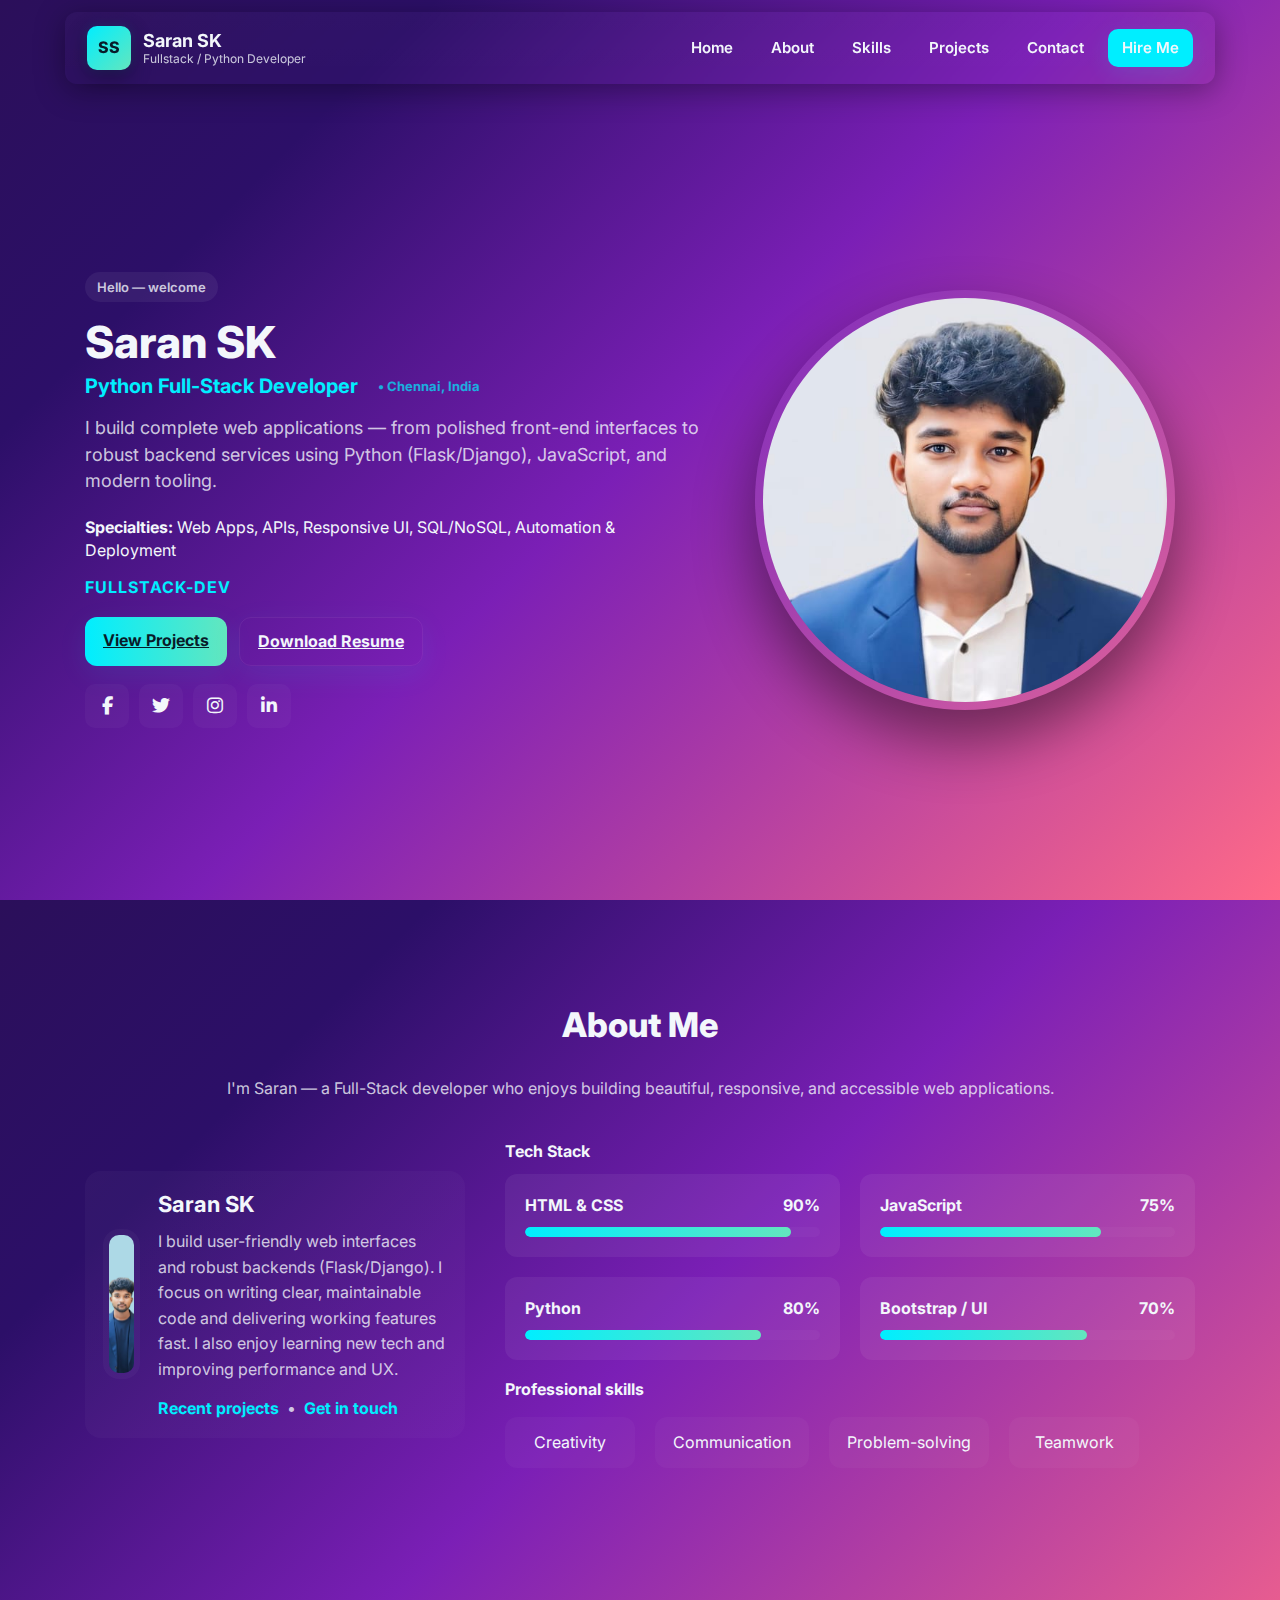
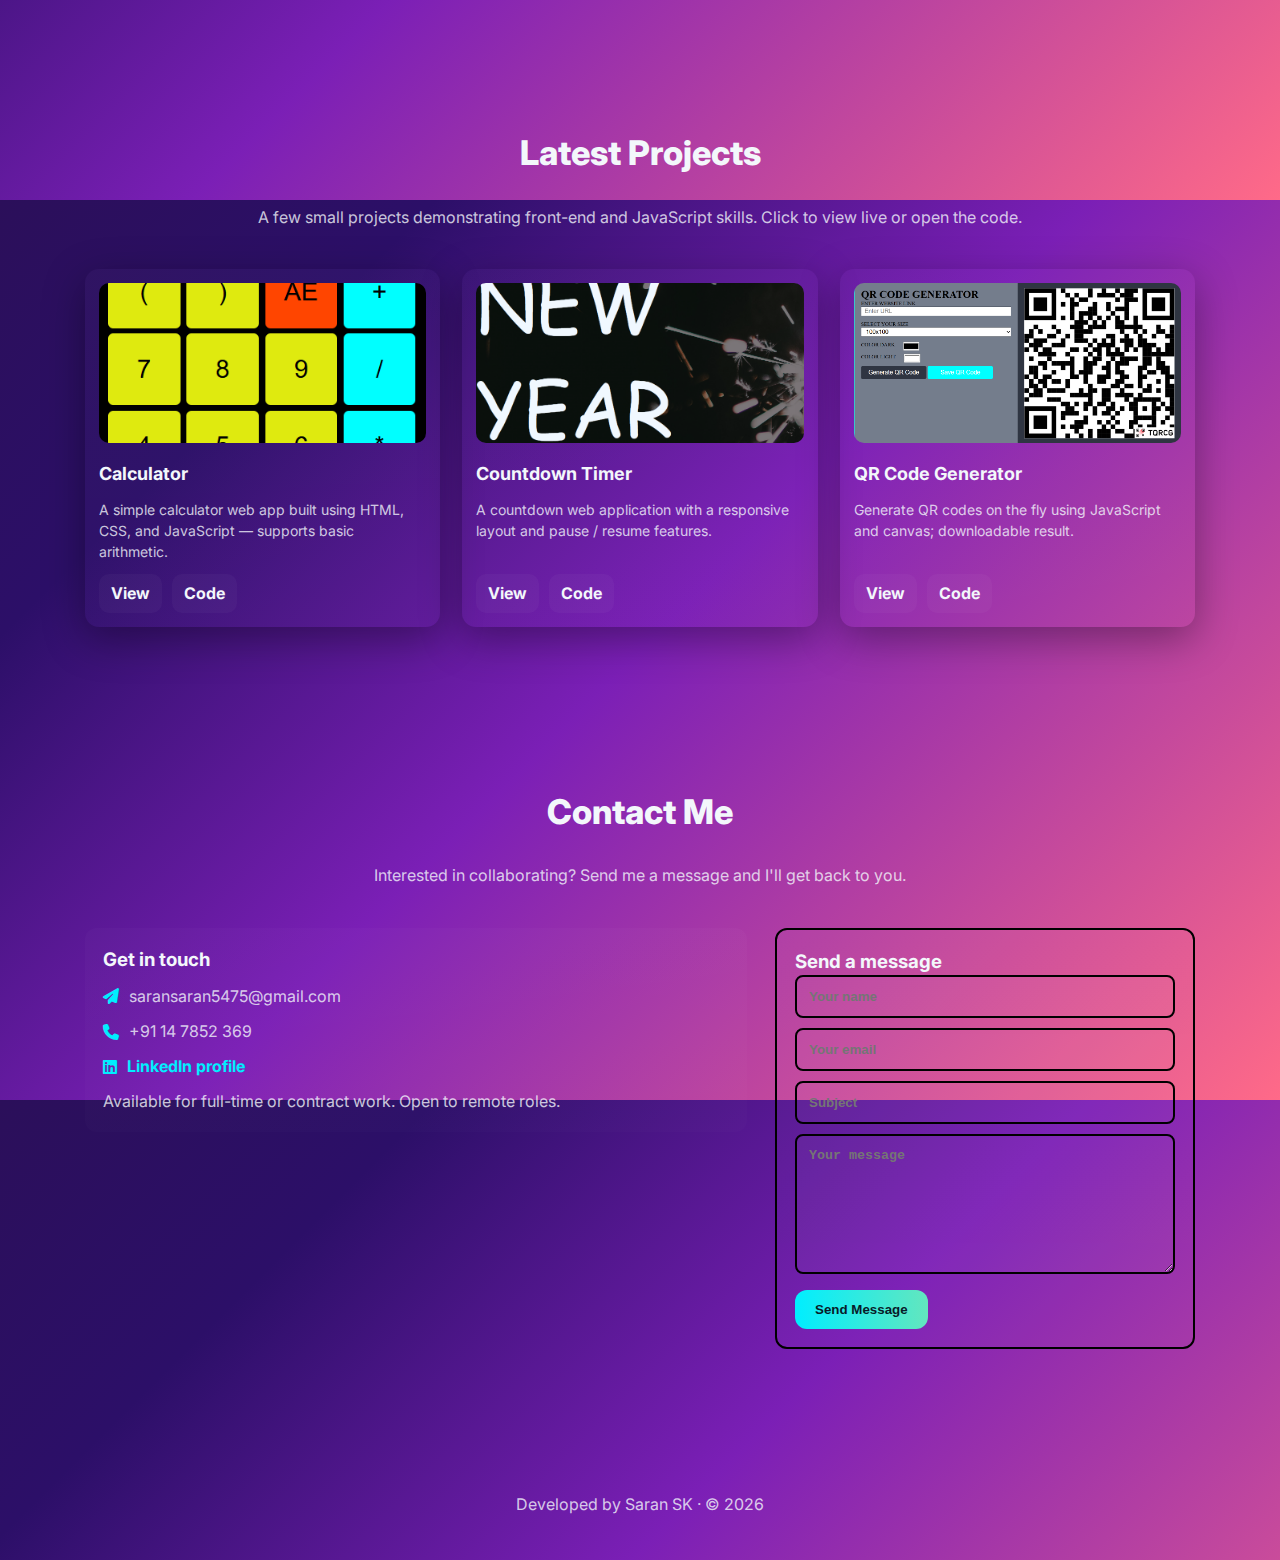
<file: index.HTML>
<!doctype html>
<html lang="en">

<head>
    <meta charset="utf-8" />
    <meta name="viewport" content="width=device-width, initial-scale=1" />
    <title>Saran SK — Portfolio</title>
    <link rel="stylesheet" href="./SARAN S PORTFOLIO.CSS">

    <link rel="stylesheet" href="https://cdnjs.cloudflare.com/ajax/libs/font-awesome/6.4.0/css/all.min.css" />

    <link href="https://fonts.googleapis.com/css2?family=Inter:wght@300;500;700;800&display=swap" rel="stylesheet">


</head>

<body>

    <header class="site-header wrap" role="banner">
        <a class="brand" href="#home">
            <div class="logo">SS</div>
            <div>
                <div class="title">Saran SK</div>
                <div class="subtitle">Fullstack / Python Developer</div>
            </div>
        </a>

        <nav class="navbar" aria-label="Main navigation">
            <a href="#home">Home</a>
            <a href="#about">About</a>
            <a href="#skills">Skills</a>
            <a href="#projects">Projects</a>
            <a href="#contact">Contact</a>
            <a class="nav-cta" href="#contact">Hire Me</a>
        </nav>

        <button class="hamburger" aria-controls="mobile-menu" aria-expanded="false" aria-label="Open menu">
            <i class="fa-solid fa-bars"></i>
        </button>
    </header>

    <main id="home" class="wrap">
        <!-- Hero -->
        <section class="hero" aria-label="Introduction">
            <div class="intro">
                <div class="eyebrow">Hello — welcome</div>
                <h1 class="name">Saran SK</h1>
                <div class="role">Python Full-Stack Developer <span style="opacity:.7;font-size:13px;margin-left:8px">•
                        Chennai, India</span></div>

                <p class="tagline">I build complete web applications — from polished front-end interfaces to robust
                    backend services using Python (Flask/Django), JavaScript, and modern tooling.</p>

                <p><strong>Specialties:</strong> Web Apps, APIs, Responsive UI, SQL/NoSQL, Automation & Deployment</p>

                <div style="margin-top:14px">
                    <span class="typing" id="typing"></span>
                </div>

                <div class="actions">
                    <a class="btn" href="#projects">View Projects</a>
                    <a class="btn ghost" href="./SARAN_copleted resume[1].docx" download>Download Resume</a>
                </div>

                <div class="social-row" role="list" style="margin-top:18px">
                    <a role="listitem" href="#" title="Facebook"><i class="fa-brands fa-facebook-f"></i></a>
                    <a role="listitem" href="#" title="Twitter"><i class="fa-brands fa-twitter"></i></a>
                    <a role="listitem" href="#" title="Instagram"><i class="fa-brands fa-instagram"></i></a>
                    <a role="listitem" href="https://www.linkedin.com/in/saran-sk-b28927292/" title="LinkedIn"
                        target="_blank" rel="noopener"><i class="fa-brands fa-linkedin-in"></i></a>
                </div>
            </div>

            <div class="home-image" aria-hidden="false">
                <img src="./my blazer pic.jpg" alt="Portrait of Saran SK">
            </div>
        </section>

        <!-- About -->
        <section id="about" class="section">
            <h2 class="section-title">About Me</h2>
            <p class="section-sub">I'm Saran — a Full-Stack developer who enjoys building beautiful, responsive, and
                accessible web applications.</p>

            <div class="about-grid">
                <div class="about-card">
                    <div class="avatar">
                        <img src="./blzer pic 2.jpg" alt="Saran's avatar">
                    </div>
                    <div class="about-me">
                        <h3>Saran SK</h3>
                        <p>I build user-friendly web interfaces and robust backends (Flask/Django). I focus on writing
                            clear, maintainable code and delivering working features fast. I also enjoy learning new
                            tech and improving performance and UX.</p>
                        <div style="display:flex;gap:8px;flex-wrap:wrap">
                            <a class="u-link" href="#projects">Recent projects</a>
                            <span style="color:var(--muted)"> • </span>
                            <a class="u-link" href="#contact">Get in touch</a>
                        </div>
                    </div>
                </div>

                <div>
                    <h4 style="margin-bottom:10px">Tech Stack</h4>
                    <div class="skills-grid">
                        <div class="skill-card">
                            <div class="skill-name"><span>HTML & CSS</span><span>90%</span></div>
                            <div class="progress"><span data-width="90%"></span></div>
                        </div>
                        <div class="skill-card">
                            <div class="skill-name"><span>JavaScript</span><span>75%</span></div>
                            <div class="progress"><span data-width="75%"></span></div>
                        </div>
                        <div class="skill-card">
                            <div class="skill-name"><span>Python</span><span>80%</span></div>
                            <div class="progress"><span data-width="80%"></span></div>
                        </div>
                        <div class="skill-card">
                            <div class="skill-name"><span>Bootstrap / UI</span><span>70%</span></div>
                            <div class="progress"><span data-width="70%"></span></div>
                        </div>
                    </div>

                    <h4 style="margin-top:18px;margin-bottom:10px">Professional skills</h4>
                    <div class="soft-grid">
                        <div class="soft-pill">Creativity</div>
                        <div class="soft-pill">Communication</div>
                        <div class="soft-pill">Problem-solving</div>
                        <div class="soft-pill">Teamwork</div>
                    </div>
                </div>
            </div>
        </section>

        <!-- Skills anchor for header links -->
        <section id="skills" class="section" aria-label="Skills section" style="padding-top:20px"></section>

        <!-- Projects -->
        <section id="projects" class="section">
            <h2 class="section-title">Latest Projects</h2>
            <p class="section-sub">A few small projects demonstrating front-end and JavaScript skills. Click to view
                live or open the code.</p>

            <div class="projects-grid">
                <article class="card" aria-labelledby="proj-1">
                    <div class="thumb"><img src="./calc.png" alt="Calculator project screenshot"></div>
                    <h4 id="proj-1">Calculator</h4>
                    <p>A simple calculator web app built using HTML, CSS, and JavaScript — supports basic arithmetic.
                    </p>
                    <div class="card-actions">
                        <a href="./CALCULATOR/calci.html" target="_blank" rel="noopener">View</a>
                        <a href="#" target="_blank" rel="noopener">Code</a>
                    </div>
                </article>

                <article class="card" aria-labelledby="proj-2">
                    <div class="thumb"><img src="./count.png" alt="Countdown project screenshot"></div>
                    <h4 id="proj-2">Countdown Timer</h4>
                    <p>A countdown web application with a responsive layout and pause / resume features.</p>
                    <div class="card-actions">
                        <a href="./COUNT DOWN/coundown.html" target="_blank" rel="noopener">View</a>
                        <a href="#" target="_blank" rel="noopener">Code</a>
                    </div>
                </article>

                <article class="card" aria-labelledby="proj-3">
                    <div class="thumb"><img src="./qr.png" alt="QR code generator screenshot"></div>
                    <h4 id="proj-3">QR Code Generator</h4>
                    <p>Generate QR codes on the fly using JavaScript and canvas; downloadable result.</p>
                    <div class="card-actions">
                        <a href="./QRCODE/QR.html" target="_blank" rel="noopener">View</a>
                        <a href="#" target="_blank" rel="noopener">Code</a>
                    </div>
                </article>
            </div>
        </section>

        <!-- Contact -->
        <section id="contact" class="section">
            <h2 class="section-title">Contact Me</h2>
            <p class="section-sub">Interested in collaborating? Send me a message and I'll get back to you.</p>

            <div class="contact-grid">
                <div class="contact-card">
                    <h3>Get in touch</h3>
                    <ul class="contact-list">
                        <li><i class="fa-solid fa-paper-plane"
                                style="color:var(--accent)"></i><span>saransaran5475@gmail.com</span></li>
                        <li><i class="fa-solid fa-phone" style="color:var(--accent)"></i><span>+91 14 7852 369</span>
                        </li>
                        <li><i class="fa-brands fa-linkedin" style="color:var(--accent)"></i><span><a class="u-link"
                                    href="https://www.linkedin.com/in/saran-sk-b28927292/" target="_blank"
                                    rel="noopener">LinkedIn profile</a></span></li>
                    </ul>
                    <p style="color:var(--muted)">Available for full-time or contract work. Open to remote roles.</p>
                </div>

                <div class="contact-card contact-form" aria-labelledby="contact-form-title"
                    style="border:2px solid black">
                    <h3 id="contact-form-title">Send a message</h3>
                    <form onsubmit="handleContact(event)" novalidate>
                        <label class="sr-only" for="name">Name</label>
                        <input id="name" name="name" type="text" placeholder="Your name" required>

                        <label class="sr-only" for="email" style="border:2px solid black">Email</label>
                        <input id="email" name="email" type="email" placeholder="Your email" required>

                        <label class="sr-only" for="subject">Subject</label>
                        <input id="subject" name="subject" type="text" placeholder="Subject">

                        <label class="sr-only" for="message">Message</label>
                        <textarea id="message" name="message" placeholder="Your message" required></textarea>

                        <button type="submit" class="send">Send Message</button>
                        <div id="contact-note" style="margin-top:10px;color:var(--muted);display:none"></div>
                    </form>
                </div>
            </div>
        </section>

        <footer>
            <div>Developed by Saran SK · © <span id="year"></span></div>
        </footer>
    </main>

    <!-- Mobile nav overlay -->
    <div id="mobile-menu"
        style="position:fixed;left:0;right:0;top:0;bottom:0;background:linear-gradient(180deg, rgba(10,10,10,0.6), rgba(0,0,0,0.8));display:none;z-index:1200;padding:80px 20px">
        <div style="max-width:360px;margin:0 auto">
            <nav style="display:flex;flex-direction:column;gap:12px">
                <a href="#home"
                    style="padding:12px 16px;background:rgba(255,255,255,0.03);border-radius:10px;color:var(--text);text-decoration:none;font-weight:700">Home</a>
                <a href="#about"
                    style="padding:12px 16px;background:rgba(255,255,255,0.03);border-radius:10px;color:var(--text);text-decoration:none;font-weight:700">About</a>
                <a href="#skills"
                    style="padding:12px 16px;background:rgba(255,255,255,0.03);border-radius:10px;color:var(--text);text-decoration:none;font-weight:700">Skills</a>
                <a href="#projects"
                    style="padding:12px 16px;background:rgba(255,255,255,0.03);border-radius:10px;color:var(--text);text-decoration:none;font-weight:700">Projects</a>
                <a href="#contact"
                    style="padding:12px 16px;background:linear-gradient(90deg,var(--accent), #63E6BE);border-radius:10px;color:#081b29;text-decoration:none;font-weight:800">Contact</a>
            </nav>
            <div style="margin-top:18px;text-align:center"><button onclick="toggleMobileMenu()"
                    style="padding:8px 14px;border-radius:10px;background:transparent;border:1px solid rgba(255,255,255,0.06);color:var(--text)">Close</button>
            </div>
        </div>
    </div>

    <script src="./SARAN S PORTFOLIO.JS"></script>
</body>

</html>
</file>
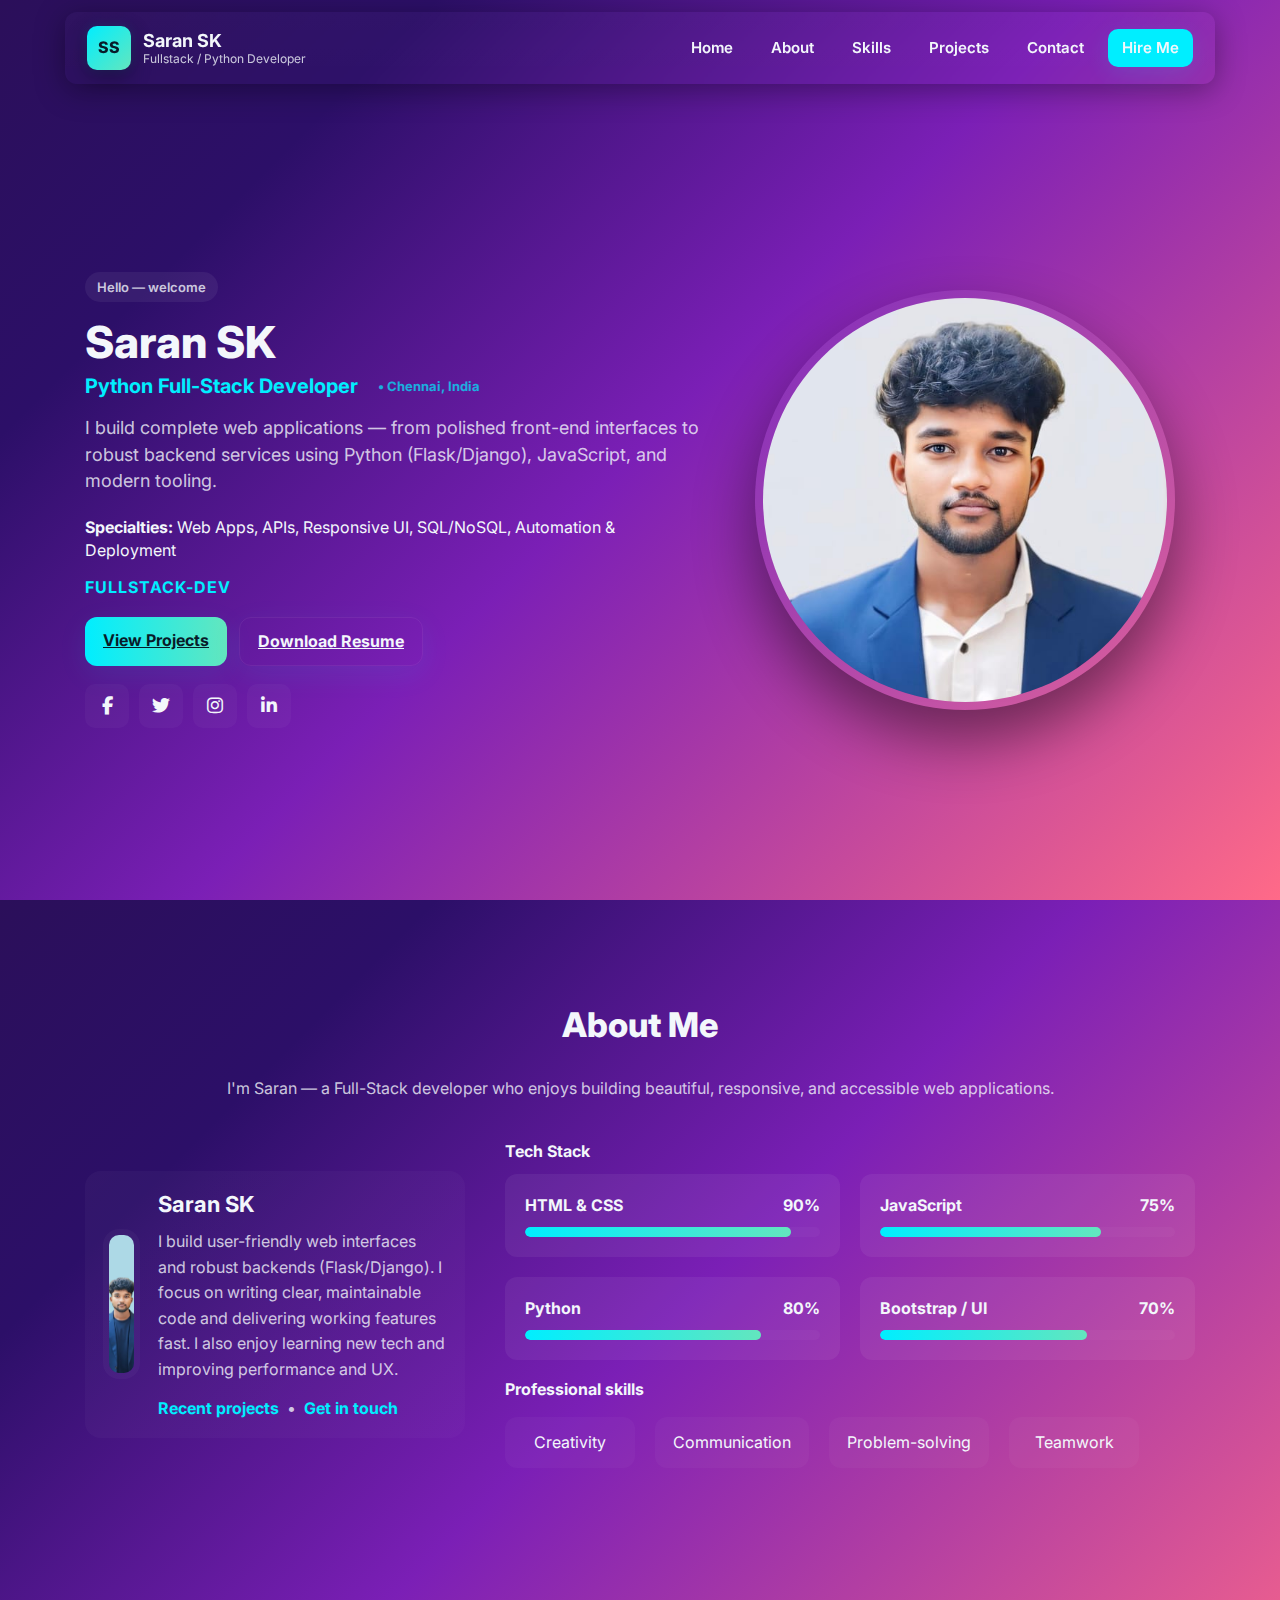
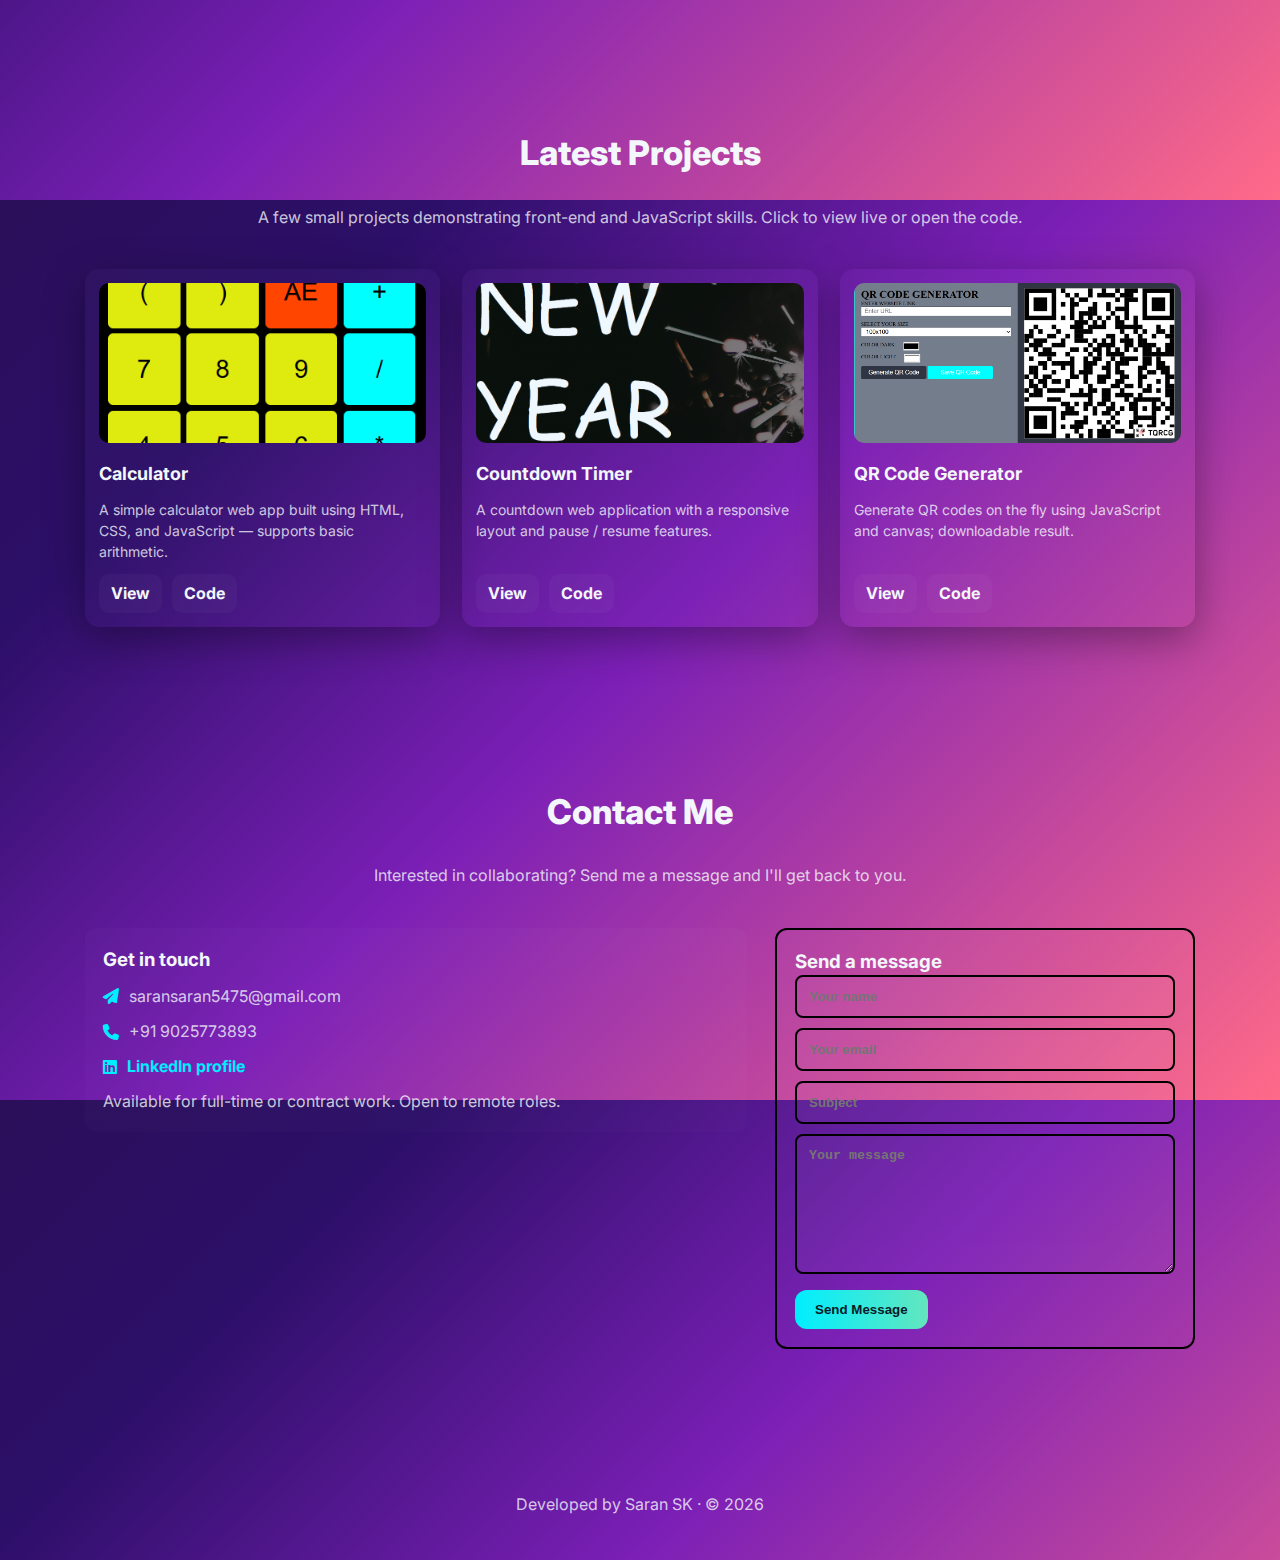
<file: index.html>
<!doctype html>
<html lang="en">

<head>
    <meta charset="utf-8" />
    <meta name="viewport" content="width=device-width, initial-scale=1" />
    <title>Saran SK — Portfolio</title>
    <link rel="stylesheet" href="./SARAN S PORTFOLIO.CSS">

    <link rel="stylesheet" href="https://cdnjs.cloudflare.com/ajax/libs/font-awesome/6.4.0/css/all.min.css" />

    <link href="https://fonts.googleapis.com/css2?family=Inter:wght@300;500;700;800&display=swap" rel="stylesheet">


</head>

<body>

    <header class="site-header wrap" role="banner">
        <a class="brand" href="#home">
            <div class="logo">SS</div>
            <div>
                <div class="title">Saran SK</div>
                <div class="subtitle">Fullstack / Python Developer</div>
            </div>
        </a>

        <nav class="navbar" aria-label="Main navigation">
            <a href="#home">Home</a>
            <a href="#about">About</a>
            <a href="#skills">Skills</a>
            <a href="#projects">Projects</a>
            <a href="#contact">Contact</a>
            <a class="nav-cta" href="#contact">Hire Me</a>
        </nav>

        <button class="hamburger" aria-controls="mobile-menu" aria-expanded="false" aria-label="Open menu">
            <i class="fa-solid fa-bars"></i>
        </button>
    </header>

    <main id="home" class="wrap">
        <!-- Hero -->
        <section class="hero" aria-label="Introduction">
            <div class="intro">
                <div class="eyebrow">Hello — welcome</div>
                <h1 class="name">Saran SK</h1>
                <div class="role">Python Full-Stack Developer <span style="opacity:.7;font-size:13px;margin-left:8px">•
                        Chennai, India</span></div>

                <p class="tagline">I build complete web applications — from polished front-end interfaces to robust
                    backend services using Python (Flask/Django), JavaScript, and modern tooling.</p>

                <p><strong>Specialties:</strong> Web Apps, APIs, Responsive UI, SQL/NoSQL, Automation & Deployment</p>

                <div style="margin-top:14px">
                    <span class="typing" id="typing"></span>
                </div>

                <div class="actions">
                    <a class="btn" href="#projects">View Projects</a>
                    <a class="btn ghost" href="./Saran_S_Python_Developer_Resume.docx" download>Download Resume</a>
                </div>

                <div class="social-row" role="list" style="margin-top:18px">
                    <a role="listitem" href="#" title="Facebook"><i class="fa-brands fa-facebook-f"></i></a>
                    <a role="listitem" href="#" title="Twitter"><i class="fa-brands fa-twitter"></i></a>
                    <a role="listitem" href="#" title="Instagram"><i class="fa-brands fa-instagram"></i></a>
                    <a role="listitem" href="https://www.linkedin.com/in/saran-sk-b28927292/" title="LinkedIn"
                        target="_blank" rel="noopener"><i class="fa-brands fa-linkedin-in"></i></a>
                </div>
            </div>

            <div class="home-image" aria-hidden="false">
                <img src="./my blazer pic.jpg" alt="Portrait of Saran SK">
            </div>
        </section>

        <!-- About -->
        <section id="about" class="section">
            <h2 class="section-title">About Me</h2>
            <p class="section-sub">I'm Saran — a Full-Stack developer who enjoys building beautiful, responsive, and
                accessible web applications.</p>

            <div class="about-grid">
                <div class="about-card">
                    <div class="avatar">
                        <img src="./blzer pic 2.jpg" alt="Saran's avatar">
                    </div>
                    <div class="about-me">
                        <h3>Saran SK</h3>
                        <p>I build user-friendly web interfaces and robust backends (Flask/Django). I focus on writing
                            clear, maintainable code and delivering working features fast. I also enjoy learning new
                            tech and improving performance and UX.</p>
                        <div style="display:flex;gap:8px;flex-wrap:wrap">
                            <a class="u-link" href="#projects">Recent projects</a>
                            <span style="color:var(--muted)"> • </span>
                            <a class="u-link" href="#contact">Get in touch</a>
                        </div>
                    </div>
                </div>

                <div>
                    <h4 style="margin-bottom:10px">Tech Stack</h4>
                    <div class="skills-grid">
                        <div class="skill-card">
                            <div class="skill-name"><span>HTML & CSS</span><span>90%</span></div>
                            <div class="progress"><span data-width="90%"></span></div>
                        </div>
                        <div class="skill-card">
                            <div class="skill-name"><span>JavaScript</span><span>75%</span></div>
                            <div class="progress"><span data-width="75%"></span></div>
                        </div>
                        <div class="skill-card">
                            <div class="skill-name"><span>Python</span><span>80%</span></div>
                            <div class="progress"><span data-width="80%"></span></div>
                        </div>
                        <div class="skill-card">
                            <div class="skill-name"><span>Bootstrap / UI</span><span>70%</span></div>
                            <div class="progress"><span data-width="70%"></span></div>
                        </div>
                    </div>

                    <h4 style="margin-top:18px;margin-bottom:10px">Professional skills</h4>
                    <div class="soft-grid">
                        <div class="soft-pill">Creativity</div>
                        <div class="soft-pill">Communication</div>
                        <div class="soft-pill">Problem-solving</div>
                        <div class="soft-pill">Teamwork</div>
                    </div>
                </div>
            </div>
        </section>

        <!-- Skills anchor for header links -->
        <section id="skills" class="section" aria-label="Skills section" style="padding-top:20px"></section>

        <!-- Projects -->
        <section id="projects" class="section">
            <h2 class="section-title">Latest Projects</h2>
            <p class="section-sub">A few small projects demonstrating front-end and JavaScript skills. Click to view
                live or open the code.</p>

            <div class="projects-grid">
                <article class="card" aria-labelledby="proj-1">
                    <div class="thumb"><img src="./calc.png" alt="Calculator project screenshot"></div>
                    <h4 id="proj-1">Calculator</h4>
                    <p>A simple calculator web app built using HTML, CSS, and JavaScript — supports basic arithmetic.
                    </p>
                    <div class="card-actions">
                        <a href="./CALCULATOR/calci.html" target="_blank" rel="noopener">View</a>
                        <a href="#" target="_blank" rel="noopener">Code</a>
                    </div>
                </article>

                <article class="card" aria-labelledby="proj-2">
                    <div class="thumb"><img src="./count.png" alt="Countdown project screenshot"></div>
                    <h4 id="proj-2">Countdown Timer</h4>
                    <p>A countdown web application with a responsive layout and pause / resume features.</p>
                    <div class="card-actions">
                        <a href="./COUNT DOWN/coundown.html" target="_blank" rel="noopener">View</a>
                        <a href="#" target="_blank" rel="noopener">Code</a>
                    </div>
                </article>

                <article class="card" aria-labelledby="proj-3">
                    <div class="thumb"><img src="./qr.png" alt="QR code generator screenshot"></div>
                    <h4 id="proj-3">QR Code Generator</h4>
                    <p>Generate QR codes on the fly using JavaScript and canvas; downloadable result.</p>
                    <div class="card-actions">
                        <a href="./QRCODE/QR.html" target="_blank" rel="noopener">View</a>
                        <a href="#" target="_blank" rel="noopener">Code</a>
                    </div>
                </article>
            </div>
        </section>

        <!-- Contact -->
        <section id="contact" class="section">
            <h2 class="section-title">Contact Me</h2>
            <p class="section-sub">Interested in collaborating? Send me a message and I'll get back to you.</p>

            <div class="contact-grid">
                <div class="contact-card">
                    <h3>Get in touch</h3>
                    <ul class="contact-list">
                        <li><i class="fa-solid fa-paper-plane"
                                style="color:var(--accent)"></i><span>saransaran5475@gmail.com</span></li>
                        <li><i class="fa-solid fa-phone" style="color:var(--accent)"></i><span>+91 9025773893</span>
                        </li>
                        <li><i class="fa-brands fa-linkedin" style="color:var(--accent)"></i><span><a class="u-link"
                                    href="https://www.linkedin.com/in/saran-sk-b28927292/" target="_blank"
                                    rel="noopener">LinkedIn profile</a></span></li>
                    </ul>
                    <p style="color:var(--muted)">Available for full-time or contract work. Open to remote roles.</p>
                </div>

                <div class="contact-card contact-form" aria-labelledby="contact-form-title"
                    style="border:2px solid black">
                    <h3 id="contact-form-title">Send a message</h3>
                    <form onsubmit="handleContact(event)" novalidate>
                        <label class="sr-only" for="name">Name</label>
                        <input id="name" name="name" type="text" placeholder="Your name" required>

                        <label class="sr-only" for="email" style="border:2px solid black">Email</label>
                        <input id="email" name="email" type="email" placeholder="Your email" required>

                        <label class="sr-only" for="subject">Subject</label>
                        <input id="subject" name="subject" type="text" placeholder="Subject">

                        <label class="sr-only" for="message">Message</label>
                        <textarea id="message" name="message" placeholder="Your message" required></textarea>

                        <button type="submit" class="send">Send Message</button>
                        <div id="contact-note" style="margin-top:10px;color:var(--muted);display:none"></div>
                    </form>
                </div>
            </div>
        </section>

        <footer>
            <div>Developed by Saran SK · © <span id="year"></span></div>
        </footer>
    </main>

    <!-- Mobile nav overlay -->
    <div id="mobile-menu"
        style="position:fixed;left:0;right:0;top:0;bottom:0;background:linear-gradient(180deg, rgba(10,10,10,0.6), rgba(0,0,0,0.8));display:none;z-index:1200;padding:80px 20px">
        <div style="max-width:360px;margin:0 auto">
            <nav style="display:flex;flex-direction:column;gap:12px">
                <a href="#home"
                    style="padding:12px 16px;background:rgba(255,255,255,0.03);border-radius:10px;color:var(--text);text-decoration:none;font-weight:700">Home</a>
                <a href="#about"
                    style="padding:12px 16px;background:rgba(255,255,255,0.03);border-radius:10px;color:var(--text);text-decoration:none;font-weight:700">About</a>
                <a href="#skills"
                    style="padding:12px 16px;background:rgba(255,255,255,0.03);border-radius:10px;color:var(--text);text-decoration:none;font-weight:700">Skills</a>
                <a href="#projects"
                    style="padding:12px 16px;background:rgba(255,255,255,0.03);border-radius:10px;color:var(--text);text-decoration:none;font-weight:700">Projects</a>
                <a href="#contact"
                    style="padding:12px 16px;background:linear-gradient(90deg,var(--accent), #63E6BE);border-radius:10px;color:#081b29;text-decoration:none;font-weight:800">Contact</a>
            </nav>
            <div style="margin-top:18px;text-align:center"><button onclick="toggleMobileMenu()"
                    style="padding:8px 14px;border-radius:10px;background:transparent;border:1px solid rgba(255,255,255,0.06);color:var(--text)">Close</button>
            </div>
        </div>
    </div>

    <script src="./SARAN S PORTFOLIO.JS"></script>
</body>

</html>
</file>
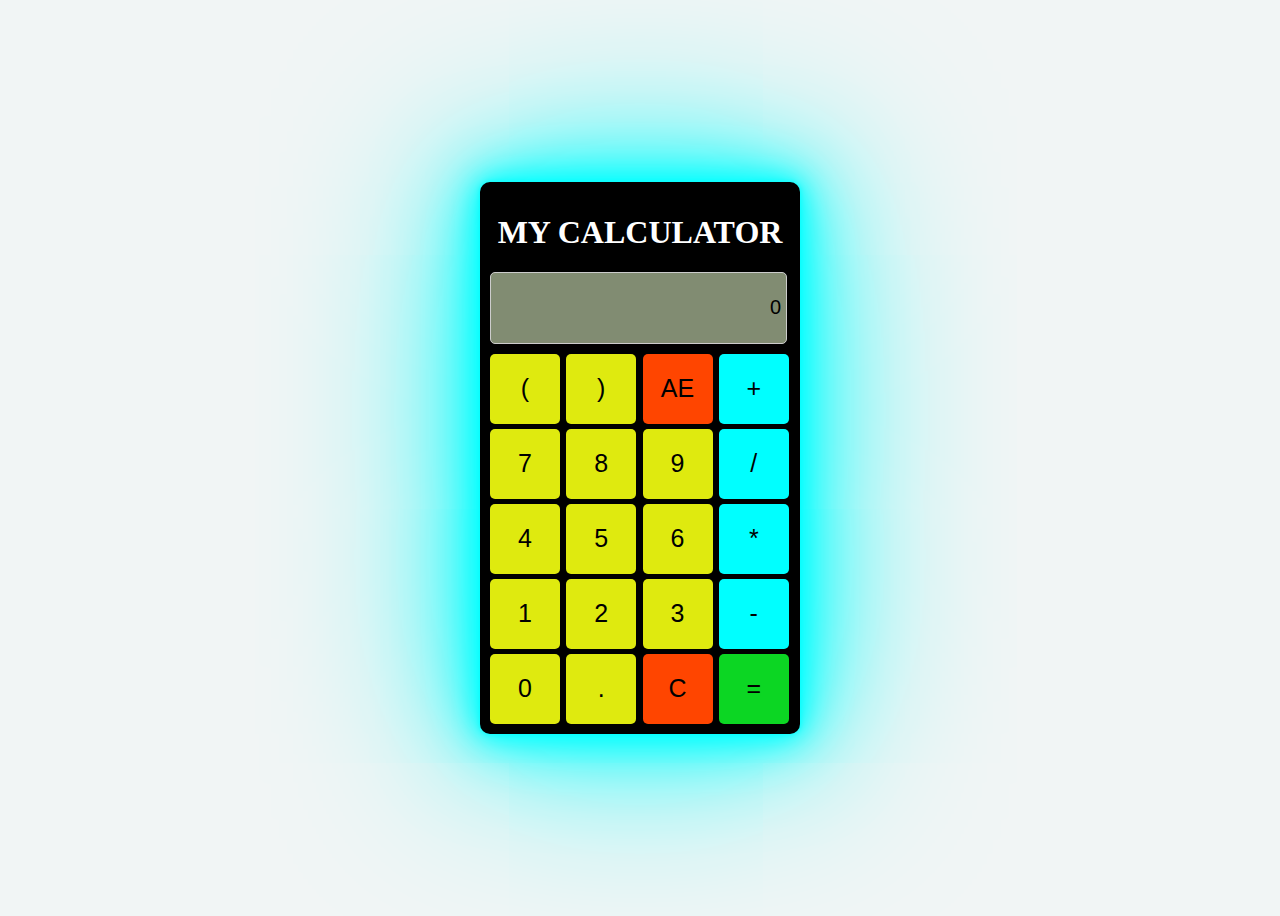
<file: CALCULATOR/calci.html>
<!DOCTYPE html>
<html lang="en">
<head>
    <meta charset="UTF-8">
    <meta name="viewport" content="width=device-width, initial-scale=1.0">
    <link rel="stylesheet" href="calci.css">
    <title>Document</title>
</head>
<body>
    
    <div class="calculator">
        <h1>MY CALCULATOR</h1>
        <input class="display" id="display" value="0"/>
   

    <div class="buttons">
        <button onclick="appendToDisplay('(')">(</button>
        <button onclick="appendToDisplay(')')">)</button>
        <button style="background-color: orangered;" onclick="clearLastElement('AE')">AE</button>
        <button style="background-color: aqua;" onclick="appendToDisplay('+')">+</button>
        <button onclick="appendToDisplay('7')">7</button>
        <button onclick="appendToDisplay('8')">8</button>
        <button onclick="appendToDisplay('9')">9</button>
        <button style="background-color: aqua;" onclick="appendToDisplay('/')">/</button>
        <button onclick="appendToDisplay('4')">4</button>
        <button onclick="appendToDisplay('5')">5</button>
        <button onclick="appendToDisplay('6')">6</button>
        <button style="background-color: aqua;" onclick="appendToDisplay('*')">*</button>
        <button onclick="appendToDisplay('1')">1</button>
        <button onclick="appendToDisplay('2')">2</button>
        <button onclick="appendToDisplay('3')">3</button>
        <button style="background-color:aqua;" onclick="appendToDisplay('-')">-</button>
        <button onclick="appendToDisplay('0')">0</button>
        <button onclick="appendToDisplay('.')">.</button>
        <button style="background-color: orangered;" onclick="clearDisplay('c')">C</button>
        <button style="background-color: rgb(12, 214, 35);" onclick="calculateResult()">=</button>

    </div>
    </div>
    <script src="calci.js"></script>
</body>
</html>
</file>
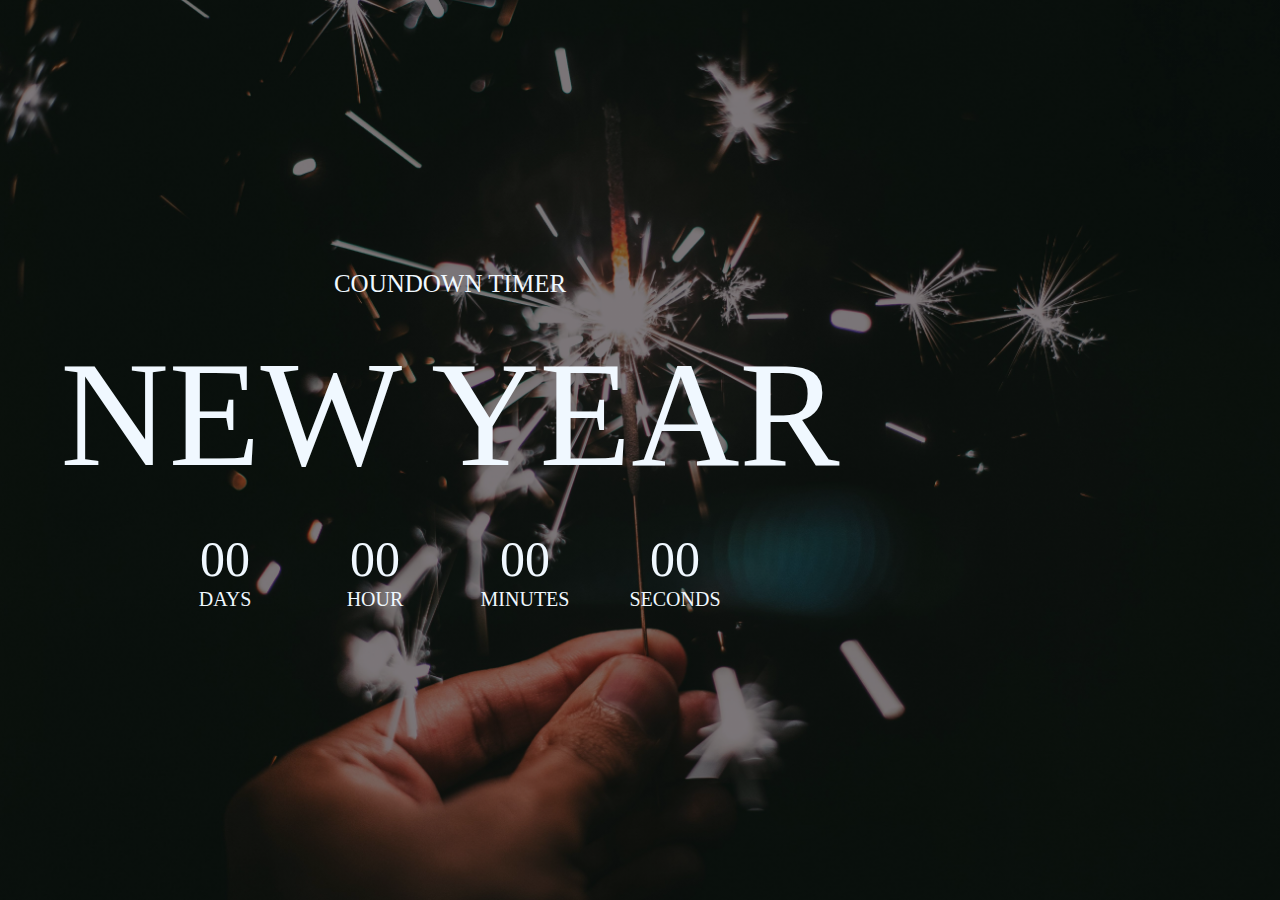
<file: COUNT DOWN/coundown.html>
<!DOCTYPE html>
<html lang="en">

<head>
    <meta charset="UTF-8">
    <meta name="viewport" content="width=device-width, initial-scale=1.0">
    <link rel="stylesheet" href="./coundown.css">
    <title>COUNDOWN</title>
</head>

<body>

        <p>COUNDOWN TIMER</p>
        <h2 class="newyear">NEW YEAR</h2>
        <div class="counter">

            <div class="box">
                <h2 id="days">00</h2>
                <small>DAYS</small>
            </div>
            <div class="box">
                <h2 id="hour">00</h2>
                <small>HOUR</small>
            </div>
            <div class="box">
                <h2 id="minutes">00</h2>
                <small>MINUTES</small>
            </div>

            <div class="box">
                <h2 id="seconds">00</h2>
                <small>SECONDS</small>
            </div>

        </div>
 


    <script src="./coundown.js"></script>
</body>

</html>
</file>
<file: SARAN S PORTFOLIO.CSS>
:root {
    --bg-1: #2b0f5a;
    --bg-2: #6d1ea6;
    --accent: #0ef;
    --glass: rgba(255, 255, 255, 0.06);
    --card: rgba(255, 255, 255, 0.06);
    --text: #f3f7fb;
    --muted: rgba(243, 247, 251, 0.8);
    --radius: 14px;
    --container: 1150px;
}

/* Reset + base */
* {
    box-sizing: border-box;
    margin: 0;
    padding: 0;
}

html,
body {
    height: 100%;
}

body {
    font-family: "Inter", system-ui, -apple-system, "Segoe UI", Roboto, "Helvetica Neue", Arial;
    color: var(--text);
    background: linear-gradient(135deg, var(--bg-1) 0%, #2c0f68 20%, #7b1fb6 50%, #ff6a88 100%);
    -webkit-font-smoothing: antialiased;
    -moz-osx-font-smoothing: grayscale;
    line-height: 1.45;
}

/* layout container */
.wrap {
    max-width: var(--container);
    margin: 0 auto;
    padding: 20px;
}

/* ---------------- Header / Nav ---------------- */
.site-header {
    position: fixed;
    left: 0;
    right: 0;
    top: 12px;
    display: flex;
    justify-content: space-between;
    align-items: center;
    gap: 20px;
    padding: 14px 22px;
    margin: 0 auto;
    width: calc(100% - 28px);
    max-width: var(--container);
    background: linear-gradient(180deg, rgba(255, 255, 255, 0.02), rgba(255, 255, 255, 0.01));
    backdrop-filter: blur(6px);
    border-radius: 12px;
    box-shadow: 0 6px 30px rgba(0, 0, 0, 0.35);
    z-index: 1000;
}

.brand {
    display: flex;
    align-items: center;
    gap: 12px;
    text-decoration: none;
    color: var(--text);
}

.brand .logo {
    width: 44px;
    height: 44px;
    border-radius: 10px;
    background: linear-gradient(135deg, var(--accent), #63E6BE);
    display: grid;
    place-items: center;
    color: #081b29;
    font-weight: 800;
    box-shadow: 0 6px 20px rgba(0, 0, 0, 0.35), 0 0 12px rgba(14, 239, 255, 0.12);
}

.brand .title {
    font-weight: 700;
    font-size: 18px;
}

.brand .subtitle {
    font-size: 12px;
    color: var(--muted);
    display: block;
    margin-top: -4px;
}

nav.navbar {
    display: flex;
    gap: 10px;
    align-items: center;
}

nav.navbar a {
    color: var(--text);
    text-decoration: none;
    padding: 8px 14px;
    border-radius: 10px;
    font-weight: 600;
    font-size: 15px;
    transition: all .22s;
}

nav.navbar a:hover {
    background: rgba(255, 255, 255, 0.06);
    transform: translateY(-2px);
    box-shadow: 0 6px 22px rgba(0, 0, 0, 0.25);
}

.nav-cta {
    background: var(--accent);
    color: #081b29;
    padding: 8px 14px;
    border-radius: 30px;
    font-weight: 700;
    box-shadow: 0 6px 24px rgba(14, 239, 255, 0.12);
}

/* hamburger for mobile */
.hamburger {
    display: none;
    border: none;
    background: transparent;
    color: var(--text);
    font-size: 20px;
}

/* ---------- Hero / Home ---------- */
.hero {
    min-height: 100vh;
    display: grid;
    grid-template-columns: 1fr 460px;
    align-items: center;
    gap: 30px;
    padding: 120px 0 60px;
}

.intro {
    max-width: 680px;
}

.eyebrow {
    display: inline-block;
    padding: 6px 12px;
    border-radius: 999px;
    background: rgba(255, 255, 255, 0.06);
    color: var(--muted);
    font-weight: 600;
    font-size: 13px;
    margin-bottom: 18px;
}

.name {
    font-size: 44px;
    font-weight: 800;
    line-height: 1;
    margin-bottom: 8px;
}

.role {
    font-size: 20px;
    color: var(--accent);
    font-weight: 700;
    margin-bottom: 14px;
    display: flex;
    gap: 12px;
    align-items: center;
}

.tagline {
    font-size: 18px;
    color: var(--muted);
    margin-bottom: 22px;
}

.actions {
    display: flex;
    gap: 12px;
    margin-top: 18px;
}

.btn {
    background: linear-gradient(90deg, var(--accent), #63E6BE);
    color: #081b29;
    padding: 12px 18px;
    border-radius: 12px;
    font-weight: 700;
    border: none;
    cursor: pointer;
    box-shadow: 0 8px 30px rgba(14, 239, 255, 0.08);
}

.btn.ghost {
    background: transparent;
    color: var(--text);
    border: 1px solid rgba(255, 255, 255, 0.06);
}

/* typing text */
.typing {
    display: inline-block;
    font-weight: 700;
    letter-spacing: 1px;
    color: var(--accent);
}

/* ---------- Home Image ---------- */
.home-image {
    width: 420px;
    height: 420px;
    border-radius: 50%;
    overflow: hidden;
    margin: 0 auto;
    box-shadow: 0 30px 60px rgba(0, 0, 0, 0.45);
    border: 8px solid rgba(255, 255, 255, 0.06);
    display: flex;
    justify-content: center;
    align-items: center;
    background: linear-gradient(180deg, rgba(255, 255, 255, 0.02), rgba(255, 255, 255, 0.01));
}

.home-image img {
    width: 100%;
    height: 100%;
    object-fit: cover;
    display: block;
}

/* social icons */
.social-row {
    display: flex;
    gap: 10px;
    margin-top: 18px;
}

.social-row a {
    width: 44px;
    height: 44px;
    border-radius: 10px;
    display: grid;
    place-items: center;
    background: rgba(255, 255, 255, 0.03);
    color: var(--text);
    text-decoration: none;
    font-size: 18px;
    transition: transform .18s;
}

.social-row a:hover {
    transform: translateY(-6px);
    box-shadow: 0 12px 30px rgba(0, 0, 0, 0.45);
}

/* ---------------- About & Skills ---------------- */
.section {
    padding: 80px 0;
}

.section-title {
    font-size: 34px;
    text-align: center;
    margin-bottom: 28px;
    font-weight: 800;
    color: var(--text)
}

.section-sub {
    max-width: var(--container);
    margin: 0 auto;
    padding: 0 20px;
    color: var(--muted);
    text-align: center;
    margin-bottom: 40px
}

.about-grid {
    display: grid;
    grid-template-columns: 380px 1fr;
    gap: 40px;
    align-items: center;
}

.about-card {
    background: linear-gradient(135deg, rgba(255, 255, 255, 0.03), rgba(255, 255, 255, 0.02));
    padding: 18px;
    border-radius: 16px;
    display: flex;
    gap: 18px;
    align-items: center;
}

.avatar {
    width: 150px;
    height: 150px;
    border-radius: 16px;
    overflow: hidden;
    border: 6px solid rgba(255, 255, 255, 0.03)
}

.avatar img {
    width: 100%;
    height: 100%;
    object-fit: cover
}

.about-me h3 {
    margin-bottom: 8px;
    font-size: 22px
}

.about-me p {
    color: var(--muted);
    line-height: 1.6;
    margin-bottom: 14px
}

/* Skills & radial / bars simplified */
.skills-grid {
    display: grid;
    grid-template-columns: repeat(2, 1fr);
    gap: 20px
}

.skill-card {
    background: var(--card);
    padding: 20px;
    border-radius: 12px
}

.skill-name {
    display: flex;
    justify-content: space-between;
    align-items: center;
    margin-bottom: 10px;
    font-weight: 700
}

.progress {
    height: 10px;
    background: rgba(255, 255, 255, 0.03);
    border-radius: 999px;
    overflow: hidden
}

.progress>span {
    display: block;
    height: 100%;
    width: 0;
    background: linear-gradient(90deg, var(--accent), #63E6BE);
    border-radius: 999px;
    transition: width 1s ease-in-out
}

.soft-grid {
    display: flex;
    gap: 20px;
    flex-wrap: wrap;
    margin-top: 16px
}

.soft-pill {
    padding: 14px 18px;
    border-radius: 12px;
    background: rgba(255, 255, 255, 0.03);
    min-width: 130px;
    text-align: center
}

/* ---------------- Projects ---------------- */
.projects-grid {
    display: grid;
    grid-template-columns: repeat(3, 1fr);
    gap: 22px
}

.card {
    background: linear-gradient(180deg, rgba(255, 255, 255, 0.02), rgba(255, 255, 255, 0.01));
    border-radius: 14px;
    padding: 14px;
    overflow: hidden;
    box-shadow: 0 12px 40px rgba(0, 0, 0, 0.35);
    display: flex;
    flex-direction: column;
    gap: 12px;
    transition: transform .22s;
}

.card:hover {
    transform: translateY(-8px)
}

.card .thumb {
    height: 160px;
    border-radius: 10px;
    overflow: hidden;
    background: rgba(255, 255, 255, 0.03)
}

.card .thumb img {
    width: 100%;
    height: 100%;
    object-fit: cover
}

.card h4 {
    font-size: 18px;
    margin-top: 6px
}

.card p {
    color: var(--muted);
    font-size: 14px;
    line-height: 1.5
}

.card .card-actions {
    margin-top: auto;
    display: flex;
    gap: 10px
}

.card a {
    padding: 8px 12px;
    border-radius: 10px;
    text-decoration: none;
    font-weight: 700;
    background: rgba(255, 255, 255, 0.03);
    color: var(--text)
}

/* ---------------- Contact ---------------- */
.contact-grid {
    display: grid;
    grid-template-columns: 1fr 420px;
    gap: 28px;
    align-items: start
}

.contact-card {
    background: linear-gradient(180deg, rgba(255, 255, 255, 0.02), rgba(255, 255, 255, 0.01));
    padding: 18px;
    border-radius: 12px;
}

.contact-list {
    list-style: none;
    margin-top: 12px
}

.contact-list li {
    display: flex;
    gap: 10px;
    align-items: center;
    color: var(--muted);
    margin-bottom: 12px
}

.contact-form input,
.contact-form textarea {
    width: 100%;
    padding: 12px;
    border-radius: 8px;
    border: none;
    background: rgba(255, 255, 255, 0.03);
    color: var(--text);
    margin-bottom: 10px;
    font-weight: 600;
    border: 2px solid black;
}

.contact-form textarea {
    min-height: 140px;
    resize: vertical;
    border: 2px solid black;
}

.contact-form .send {
    display: inline-block;
    padding: 12px 20px;
    border-radius: 12px;
    border: none;
    background: linear-gradient(90deg, var(--accent), #63E6BE);
    color: #081b29;
    font-weight: 800;
    cursor: pointer
}

/* footer */
footer {
    padding: 24px;
    text-align: center;
    color: var(--muted);
    margin-top: 40px
}

/* small screens */
@media (max-width:1024px) {
    .hero {
        grid-template-columns: 1fr 360px;
        padding-top: 120px;
        gap: 18px
    }

    .projects-grid {
        grid-template-columns: repeat(2, 1fr)
    }

    .about-grid {
        grid-template-columns: 1fr
    }

    .contact-grid {
        grid-template-columns: 1fr
    }
}

@media (max-width:768px) {
    .site-header {
        padding: 10px 14px;
        border-radius: 10px
    }

    nav.navbar {
        display: none
    }

    .hamburger {
        display: inline-block
    }

    .wrap {
        padding: 12px
    }

    .hero {
        grid-template-columns: 1fr;
        padding: 100px 0 40px;
        gap: 18px
    }

    .home-image {
        width: 260px;
        height: 260px
    }

    .name {
        font-size: 32px
    }

    .role {
        font-size: 16px
    }

    .projects-grid {
        grid-template-columns: 1fr
    }

    .skills-grid {
        grid-template-columns: 1fr
    }

    .about-card {
        flex-direction: column;
        align-items: center;
        text-align: center
    }
}

/* tiny tweaks */
a.u-link {
    color: var(--accent);
    text-decoration: none;
    font-weight: 700
}

.sr-only {
    position: absolute;
    width: 1px;
    height: 1px;
    padding: 0;
    margin: -1px;
    overflow: hidden;
    clip: rect(0, 0, 0, 0);
    white-space: nowrap;
    border: 0
}
</file>
<file: CALCULATOR/calci.css>
body{
    background-color: rgb(241, 245, 245);
    justify-content: center;
    align-items: center;
    display: flex;
    height: 100vh;
    color: #ffffff;

}
h1{
    text-align: center;
    color: #ffffff;
    border-top:0 ;
}
.calculator{
    width: 300px;
    border-radius:10px;

    background-color: #000000;
    padding: 10px;
    box-shadow: 0 0 5px cyan, 0 0 25px cyan, 0 0 50px cyan, 0 0 100px cyan, 0 0 200px cyan;
}
.display{
    width: 285px;
    height: 60px;
    font-size: 20px;
    text-align: right;
    padding: 5px;
    background-color: #818c72;
    border: 1px solid #ccc;
    border-radius: 5px;
    margin-bottom: 10px;
    overflow: auto;
}
.buttons{
    
    display: grid;
    grid-template-columns: repeat(4,3fr);
    gap: 5px;
}
 button{
    height: 70px;
    width: 70px;
    font-size: 25px;
    border: none;
    cursor: pointer;
    border-radius: 5px;
    background-color: #dfea0f;
     text-overflow: ellipsis;
}
 button:hover{
    background-color: #ca5858;
}
</file>
<file: COUNT DOWN/coundown.css>
*{
    margin: 0;
    padding:0;
    

}
body{
   
    width: 100vh;
    height: 100vh;
    display: flex;
    justify-content: center;
    align-items: center;
    flex-direction: column;
    background: linear-gradient( rgba(0,0,0,0.5)),url(./pexels-hikaique-38196.jpg);
    background-size: cover;
    color: aliceblue;
    
}
.counter{
    display: flex;
    justify-content: center;
    align-items: center;
    margin-top: 30px;
}
p{
    font-size: 13px;
}
.newyear{
    font-family: cursive;
    font-size: 50px;
    font-weight: 400;
    margin-top: 30px;

}
.box{
    width: 50px;
    height: 50px;
    text-align: center;
    
    
}
.box h2{
    font-size: 20px;
    font-weight: 500;

}
.box small{
    font-size: 10px;

}
@media(min-width:576px){
    .newyear{
        font-size: 100px;
    }
    p{
    font-size: 30px;
    }
    .box h2{
    font-size: 30px;

    }
    .box{
    width: 70px;
    height: 100px;
    }
    .box small{
    font-size: 15px;

}

}
@media(min-width:768px){
    .newyear{
        font-size: 150px;
    }
    p{
    font-size: 25px;
    }
    .box h2{
    font-size: 50px;

    }
    .box{
    width: 150px;
    height: 100px;
    }
    .box small{
    font-size: 20px;

}
    
    
}
</file>
